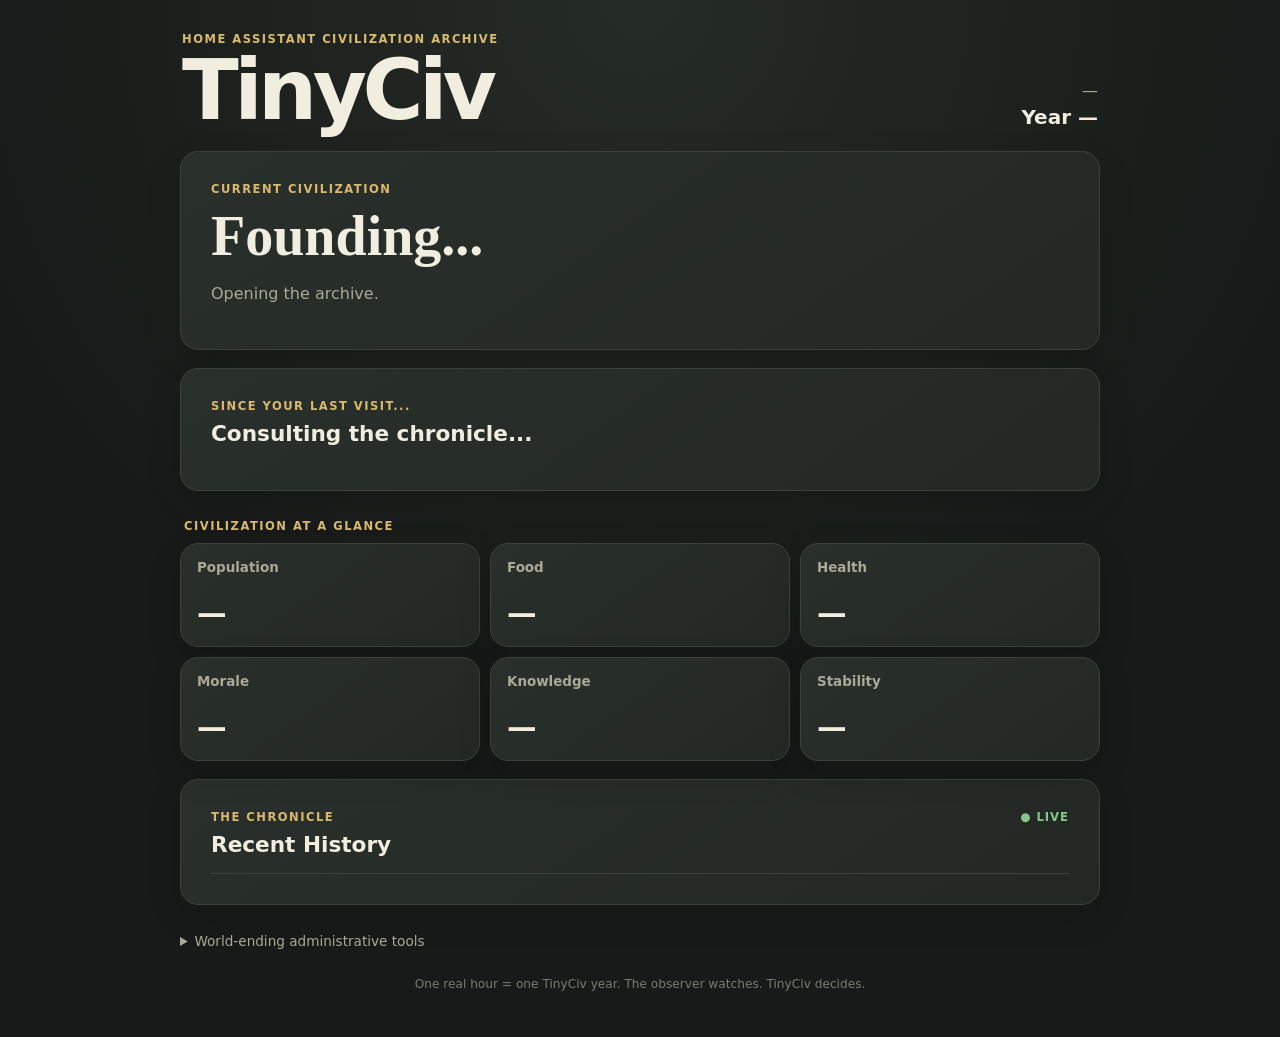
<file: index.html>
<!doctype html>
<html lang="en">
<head>
  <meta charset="utf-8">
  <meta name="viewport" content="width=device-width, initial-scale=1, viewport-fit=cover">
  <meta name="theme-color" content="#171a18">
  <meta name="apple-mobile-web-app-capable" content="yes">
  <meta name="apple-mobile-web-app-status-bar-style" content="black-translucent">
  <meta name="apple-mobile-web-app-title" content="TinyCiv">
  <title>TinyCiv</title>
  <link rel="manifest" href="/manifest.json">
  <link rel="apple-touch-icon" href="/icon-192.png">
  <link rel="stylesheet" href="/app.css">
</head>
<body>
  <main class="shell">
    <header class="masthead">
      <div>
        <p class="eyebrow">HOME ASSISTANT CIVILIZATION ARCHIVE</p>
        <h1>TinyCiv</h1>
      </div>
      <div class="year-block">
        <span id="era">—</span>
        <strong>Year <span id="year">—</span></strong>
      </div>
    </header>

    <section class="hero paper">
      <p class="label">CURRENT CIVILIZATION</p>
      <h2 id="civ-name">Founding...</h2>
      <p id="civ-summary" class="muted">Opening the archive.</p>
    </section>

    <section class="paper visit">
      <p class="label">SINCE YOUR LAST VISIT...</p>
      <h3 id="visit-headline">Consulting the chronicle...</h3>
      <div id="visit-events" class="visit-events"></div>
    </section>

    <section>
      <p class="section-title">CIVILIZATION AT A GLANCE</p>
      <div class="stats">
        <article class="stat paper">
          <span>Population</span>
          <strong id="population">—</strong>
        </article>
        <article class="stat paper">
          <span>Food</span>
          <strong id="food">—</strong>
        </article>
        <article class="stat paper">
          <span>Health</span>
          <strong id="health">—</strong>
        </article>
        <article class="stat paper">
          <span>Morale</span>
          <strong id="morale">—</strong>
        </article>
        <article class="stat paper">
          <span>Knowledge</span>
          <strong id="knowledge">—</strong>
        </article>
        <article class="stat paper">
          <span>Stability</span>
          <strong id="stability">—</strong>
        </article>
      </div>
    </section>

    <section class="paper chronicle-card">
      <div class="chronicle-heading">
        <div>
          <p class="label">THE CHRONICLE</p>
          <h3>Recent History</h3>
        </div>
        <span class="live-dot">● LIVE</span>
      </div>
      <div id="chronicle" class="chronicle"></div>
    </section>

    <details class="danger-zone">
      <summary>World-ending administrative tools</summary>
      <div class="danger-inner">
        <p>This is the one thing the observer is allowed to change.</p>
        <button id="nuke-button" type="button">☢ Nuke civilization &amp; begin again</button>
      </div>
    </details>

    <footer>
      One real hour = one TinyCiv year. The observer watches. TinyCiv decides.
    </footer>
  </main>

  <script src="/app.js"></script>
</body>
</html>
</file>
<file: app.css>
:root {
  color-scheme: dark;
  --bg: #171a18;
  --paper: #232824;
  --paper-2: #292f2a;
  --ink: #f2eedf;
  --muted: #aaa995;
  --line: #3b423a;
  --accent: #d9b96e;
  --danger: #d16d63;
  --good: #85c78b;
}

* { box-sizing: border-box; }

html, body {
  margin: 0;
  min-height: 100%;
  background:
    radial-gradient(circle at top, #252b26 0, var(--bg) 44rem);
  color: var(--ink);
  font-family: ui-rounded, "SF Pro Rounded", "SF Pro Display", system-ui, sans-serif;
}

body {
  padding: max(24px, env(safe-area-inset-top))
           max(18px, env(safe-area-inset-right))
           max(36px, env(safe-area-inset-bottom))
           max(18px, env(safe-area-inset-left));
}

.shell {
  width: min(920px, 100%);
  margin: 0 auto;
}

.masthead {
  display: flex;
  justify-content: space-between;
  align-items: end;
  gap: 18px;
  margin: 8px 2px 22px;
}

.eyebrow, .label, .section-title {
  margin: 0 0 8px;
  color: var(--accent);
  letter-spacing: .13em;
  font-size: .72rem;
  font-weight: 800;
}

h1 {
  margin: 0;
  font-size: clamp(2.5rem, 9vw, 5.2rem);
  line-height: .9;
  letter-spacing: -.055em;
}

.year-block {
  text-align: right;
  display: grid;
  gap: 5px;
  color: var(--muted);
}

.year-block strong {
  color: var(--ink);
  font-size: 1.25rem;
}

.paper {
  background: linear-gradient(145deg, var(--paper-2), var(--paper));
  border: 1px solid var(--line);
  border-radius: 18px;
  box-shadow: 0 12px 35px rgba(0,0,0,.13);
}

.hero, .visit, .chronicle-card {
  padding: clamp(18px, 4vw, 30px);
  margin-bottom: 18px;
}

.hero h2 {
  margin: 0;
  font-family: Georgia, "Times New Roman", serif;
  font-size: clamp(2rem, 6vw, 3.5rem);
}

.muted {
  color: var(--muted);
}

.visit h3, .chronicle-card h3 {
  margin: 0;
  font-size: 1.35rem;
}

.visit-events {
  margin-top: 14px;
  display: grid;
  gap: 10px;
}

.visit-event {
  color: var(--muted);
  padding-left: 14px;
  border-left: 2px solid var(--accent);
}

.section-title {
  margin: 28px 4px 10px;
}

.stats {
  display: grid;
  grid-template-columns: repeat(3, 1fr);
  gap: 10px;
  margin-bottom: 18px;
}

.stat {
  padding: 16px;
  min-height: 104px;
  display: flex;
  flex-direction: column;
  justify-content: space-between;
}

.stat span {
  color: var(--muted);
  font-size: .84rem;
  font-weight: 700;
}

.stat strong {
  font-size: 1.85rem;
}

.chronicle-heading {
  display: flex;
  justify-content: space-between;
  align-items: start;
  gap: 16px;
  border-bottom: 1px solid var(--line);
  padding-bottom: 16px;
}

.live-dot {
  color: var(--good);
  font-size: .73rem;
  font-weight: 900;
  letter-spacing: .08em;
}

.chronicle {
  display: grid;
}

.entry {
  display: grid;
  grid-template-columns: 72px 1fr;
  gap: 14px;
  padding: 15px 0;
  border-bottom: 1px solid var(--line);
}

.entry:last-child { border-bottom: 0; }

.entry-year {
  color: var(--accent);
  font-weight: 800;
  font-size: .82rem;
}

.entry p {
  margin: 0;
  line-height: 1.45;
}

.entry.major p {
  font-weight: 750;
}

.danger-zone {
  margin: 28px 0 0;
  color: var(--muted);
}

.danger-zone summary {
  cursor: pointer;
  font-size: .85rem;
}

.danger-inner {
  margin-top: 12px;
  padding: 16px;
  border: 1px dashed #724842;
  border-radius: 14px;
}

#nuke-button {
  width: 100%;
  border: 0;
  border-radius: 12px;
  padding: 14px 16px;
  background: #7c3832;
  color: white;
  font: inherit;
  font-weight: 850;
  cursor: pointer;
}

#nuke-button:disabled {
  opacity: .55;
  cursor: wait;
}

footer {
  text-align: center;
  color: #777c72;
  font-size: .76rem;
  padding: 28px 10px 10px;
}

@media (max-width: 620px) {
  .masthead { align-items: start; }
  .stats { grid-template-columns: repeat(2, 1fr); }
  .entry { grid-template-columns: 58px 1fr; }
}
</file>
